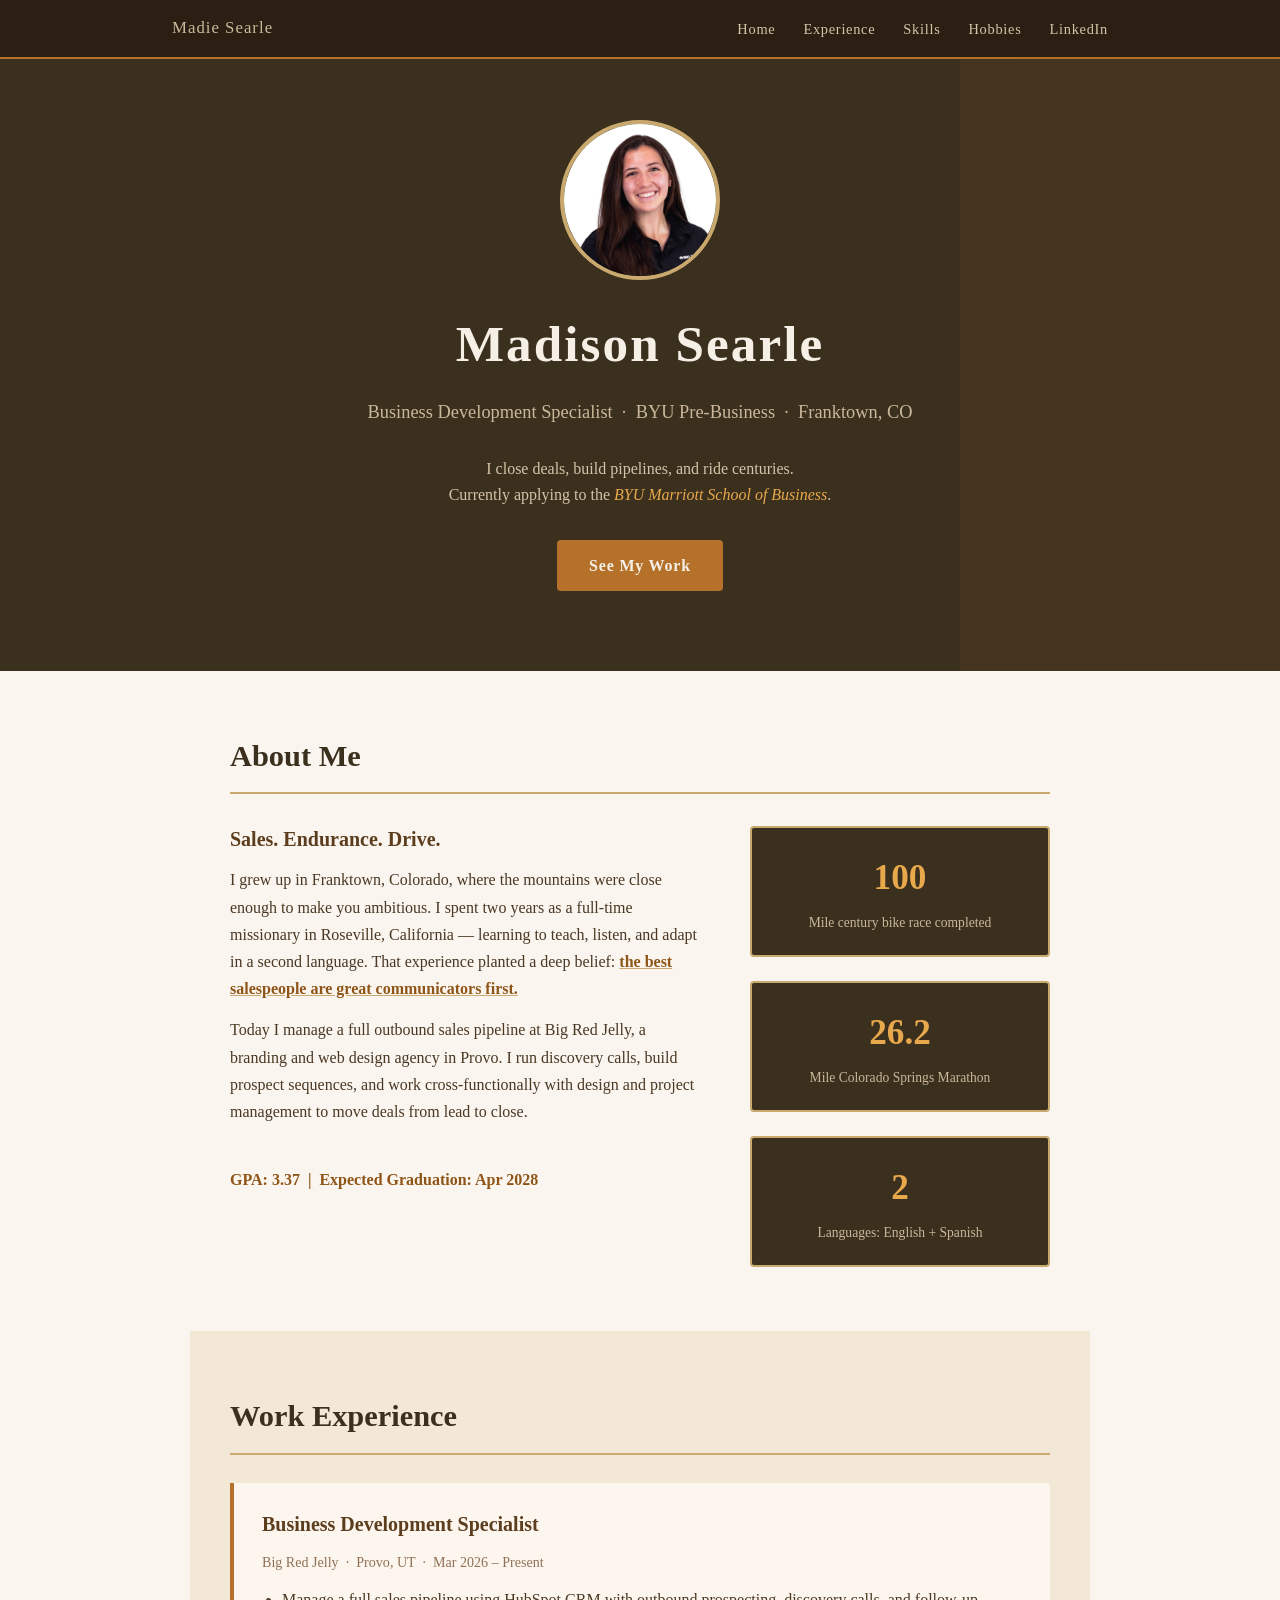
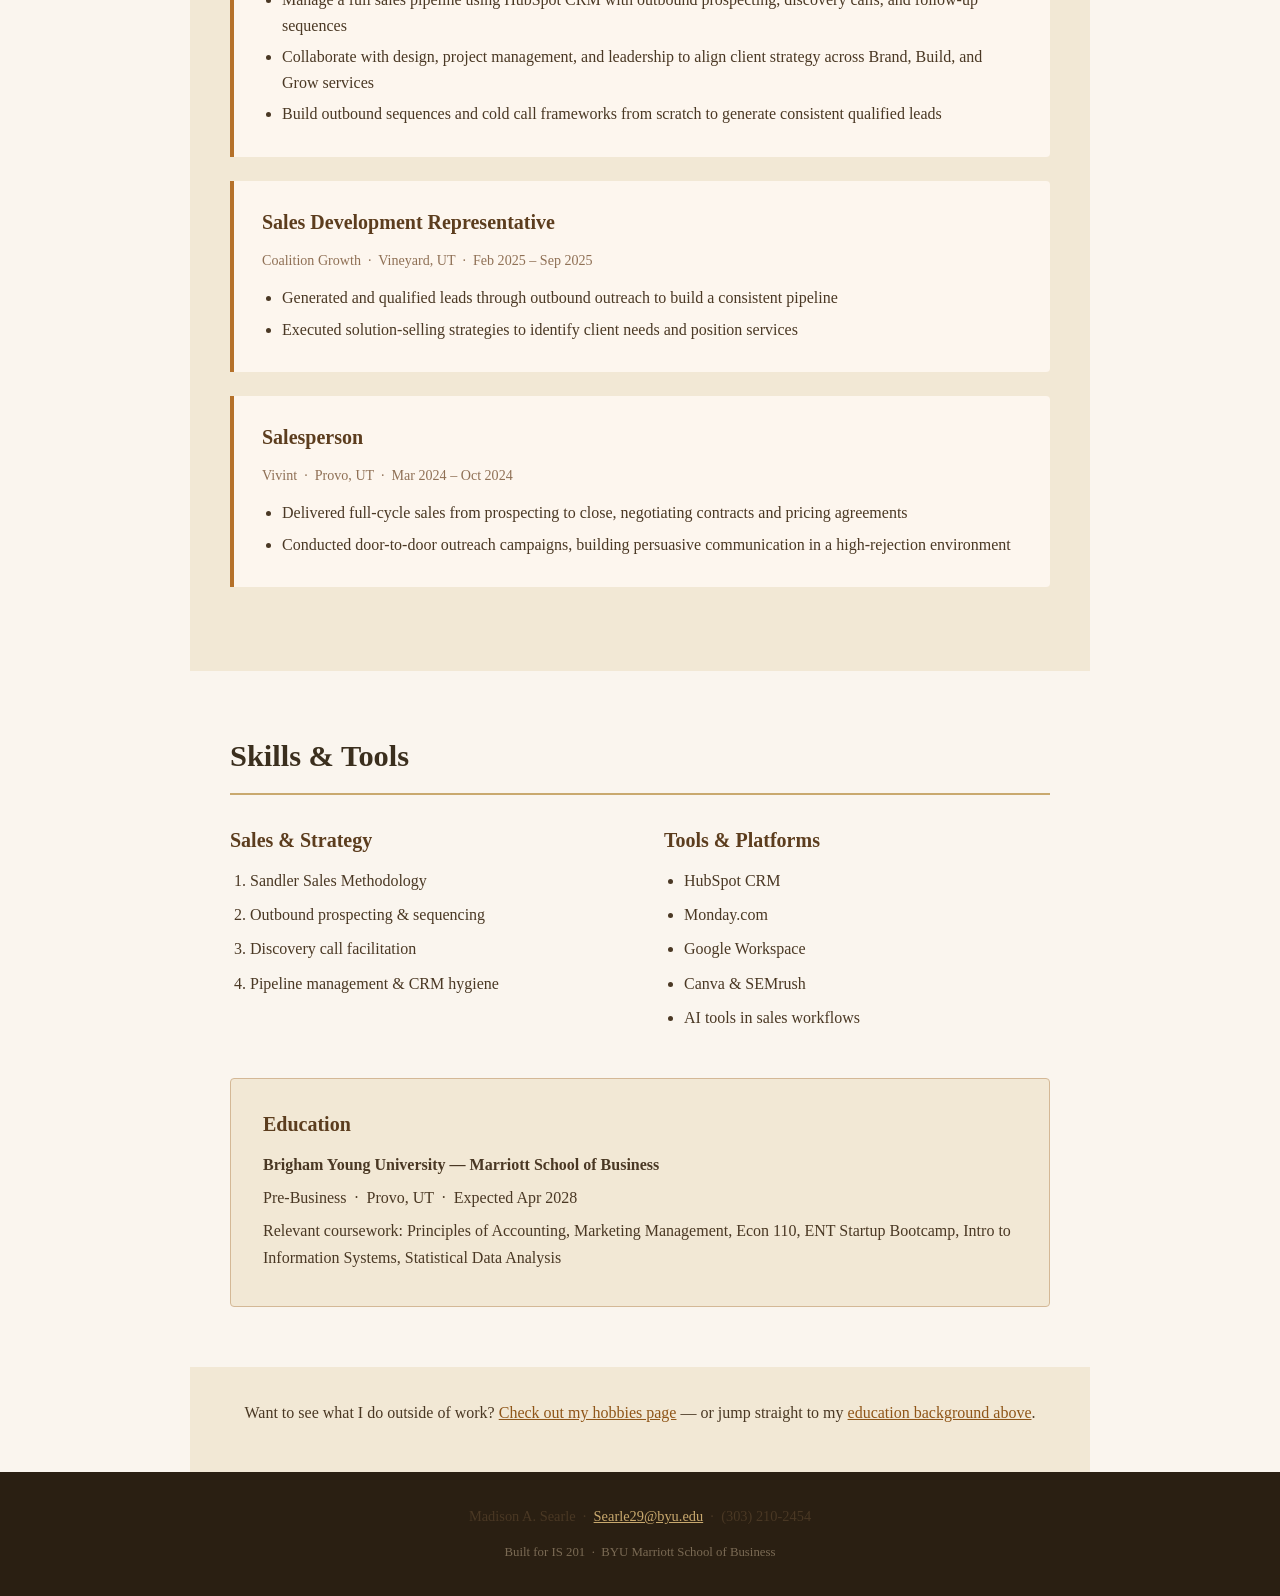
<file: index.html>
<!DOCTYPE html>
<html lang="en">
<head>
  <meta charset="UTF-8">
  <meta name="viewport" content="width=device-width, initial-scale=1.0">
  <title>Madison Searle — Portfolio</title>
  <link rel="stylesheet" href="styles.css">

  <!-- Internal style block (Chapter 24 requirement) -->
  <style>
    #hero {
      background-color: #3b2f1e;
      color: #f5efe6;
      padding: 120px 40px 80px;
      text-align: center;
      position: relative;
    }

    #hero h1 {
      font-size: 3.2rem;
      letter-spacing: 0.04em;
      margin-bottom: 10px;
      color: #f5efe6;
    }

    #hero .tagline {
      font-size: 1.15rem;
      color: #c9b89a;
      margin-bottom: 28px;
    }

    #hero .hero-cta {
      display: inline-block;
      background-color: #b5712a;
      color: #f5efe6;
      padding: 12px 32px;
      border-radius: 4px;
      text-decoration: none;
      font-weight: 600;
      letter-spacing: 0.05em;
      margin-top: 8px;
      transition: background-color 0.2s;
    }

    #hero .hero-cta:hover {
      background-color: #8f5518;
    }
  </style>
</head>
<body>

  <!-- ========== FIXED NAVIGATION ========== -->
  <nav id="main-nav">
    <div class="nav-inner">
      <span class="nav-logo">Madie Searle</span>
      <ul>
        <li><a href="index.html">Home</a></li>
        <li><a href="#experience">Experience</a></li>
        <li><a href="#skills">Skills</a></li>
        <li><a href="hobbies.html">Hobbies</a></li>
        <li><a href="https://www.linkedin.com/in/madie-searle-993b582a9" target="_blank">LinkedIn</a></li>
      </ul>
    </div>
  </nav>

  <!-- ========== HERO SECTION ========== -->
  <header id="hero">
    <!-- Absolute-positioned decorative accent -->
    <div class="hero-accent"></div>

    <div class="hero-content">
      <img
        src="Madie.png"
        alt="Madison Searle smiling in a Big Red Jelly polo"
        width="160"
        height="160"
        class="hero-photo"
      >
      <h1>Madison Searle</h1>
      <p class="tagline">Business Development Specialist &nbsp;·&nbsp; BYU Pre-Business &nbsp;·&nbsp; Franktown, CO</p>
      <p class="hero-sub">
        I close deals, build pipelines, and ride centuries.<br>
        Currently applying to the <span class="highlight-text">BYU Marriott School of Business</span>.
      </p>
      <a href="#experience" class="hero-cta">See My Work</a>
    </div>
  </header>

  <!-- ========== MAIN CONTENT ========== -->
  <main>

    <!-- ========== ABOUT SECTION ========== -->
    <!-- About: quick snapshot -->
    <section id="about" class="section section-light">
      <h2>About Me</h2>
      <div class="about-grid">
        <div class="about-text">
          <h3>Sales. Endurance. Drive.</h3>
          <p>
            I grew up in Franktown, Colorado, where the mountains were close enough to make you ambitious.
            I spent two years as a full-time missionary in Roseville, California — learning to teach, listen, and adapt in a second language.
            That experience planted a deep belief: <span class="emphasis">the best salespeople are great communicators first.</span>
          </p>
          <p>
            Today I manage a full outbound sales pipeline at Big Red Jelly, a branding and web design agency in Provo.
            I run discovery calls, build prospect sequences, and work cross-functionally with design and project management to move deals from lead to close.
          </p>
          <br>
          <p style="color: #8f5518; font-weight: 600;">GPA: 3.37 &nbsp;|&nbsp; Expected Graduation: Apr 2028</p>
        </div>
        <div class="about-stats">
          <div class="stat-card">
            <span class="stat-num">100</span>
            <span class="stat-label">Mile century bike race completed</span>
          </div>
          <div class="stat-card">
            <span class="stat-num">26.2</span>
            <span class="stat-label">Mile Colorado Springs Marathon</span>
          </div>
          <div class="stat-card">
            <span class="stat-num">2</span>
            <span class="stat-label">Languages: English + Spanish</span>
          </div>
        </div>
      </div>
    </section>

    <!-- ========== EXPERIENCE SECTION ========== -->
    <!-- Work experience pulled from resume -->
    <section id="experience" class="section section-warm">
      <h2>Work Experience</h2>

      <div class="job-card">
        <div class="job-header">
          <h3>Business Development Specialist</h3>
          <span class="job-meta">Big Red Jelly &nbsp;·&nbsp; Provo, UT &nbsp;·&nbsp; Mar 2026 – Present</span>
        </div>
        <ul>
          <li>Manage a full sales pipeline using HubSpot CRM with outbound prospecting, discovery calls, and follow-up sequences</li>
          <li>Collaborate with design, project management, and leadership to align client strategy across Brand, Build, and Grow services</li>
          <li>Build outbound sequences and cold call frameworks from scratch to generate consistent qualified leads</li>
        </ul>
      </div>

      <div class="job-card">
        <div class="job-header">
          <h3>Sales Development Representative</h3>
          <span class="job-meta">Coalition Growth &nbsp;·&nbsp; Vineyard, UT &nbsp;·&nbsp; Feb 2025 – Sep 2025</span>
        </div>
        <ul>
          <li>Generated and qualified leads through outbound outreach to build a consistent pipeline</li>
          <li>Executed solution-selling strategies to identify client needs and position services</li>
        </ul>
      </div>

      <div class="job-card">
        <div class="job-header">
          <h3>Salesperson</h3>
          <span class="job-meta">Vivint &nbsp;·&nbsp; Provo, UT &nbsp;·&nbsp; Mar 2024 – Oct 2024</span>
        </div>
        <ul>
          <li>Delivered full-cycle sales from prospecting to close, negotiating contracts and pricing agreements</li>
          <li>Conducted door-to-door outreach campaigns, building persuasive communication in a high-rejection environment</li>
        </ul>
      </div>
    </section>

    <!-- ========== SKILLS SECTION ========== -->
    <!-- Skills and tools -->
    <section id="skills" class="section section-light">
      <h2>Skills &amp; Tools</h2>
      <div class="skills-columns">
        <div>
          <h3>Sales &amp; Strategy</h3>
          <ol>
            <li>Sandler Sales Methodology</li>
            <li>Outbound prospecting &amp; sequencing</li>
            <li>Discovery call facilitation</li>
            <li>Pipeline management &amp; CRM hygiene</li>
          </ol>
        </div>
        <div>
          <h3>Tools &amp; Platforms</h3>
          <ul>
            <li>HubSpot CRM</li>
            <li>Monday.com</li>
            <li>Google Workspace</li>
            <li>Canva &amp; SEMrush</li>
            <li>AI tools in sales workflows</li>
          </ul>
        </div>
      </div>

      <!-- On-page anchor target -->
      <div id="education" class="education-block">
        <h3>Education</h3>
        <p><strong>Brigham Young University — Marriott School of Business</strong></p>
        <p>Pre-Business &nbsp;·&nbsp; Provo, UT &nbsp;·&nbsp; Expected Apr 2028</p>
        <p>Relevant coursework: Principles of Accounting, Marketing Management, Econ 110, ENT Startup Bootcamp, Intro to Information Systems, Statistical Data Analysis</p>
      </div>
    </section>

    <!-- ========== ANCHOR LINK DEMO ========== -->
    <section class="section section-warm anchor-section">
      <p>
        Want to see what I do outside of work?
        <a href="hobbies.html">Check out my hobbies page</a> — or jump straight to my
        <a href="#education">education background above</a>.
      </p>
    </section>

  </main>

  <!-- ========== FOOTER ========== -->
  <footer id="main-footer">
    <p>Madison A. Searle &nbsp;·&nbsp; <a href="mailto:searle29@byu.edu">Searle29@byu.edu</a> &nbsp;·&nbsp; (303) 210-2454</p>
    <p class="footer-small">Built for IS 201 &nbsp;·&nbsp; BYU Marriott School of Business</p>
  </footer>

</body>
</html>
</file>
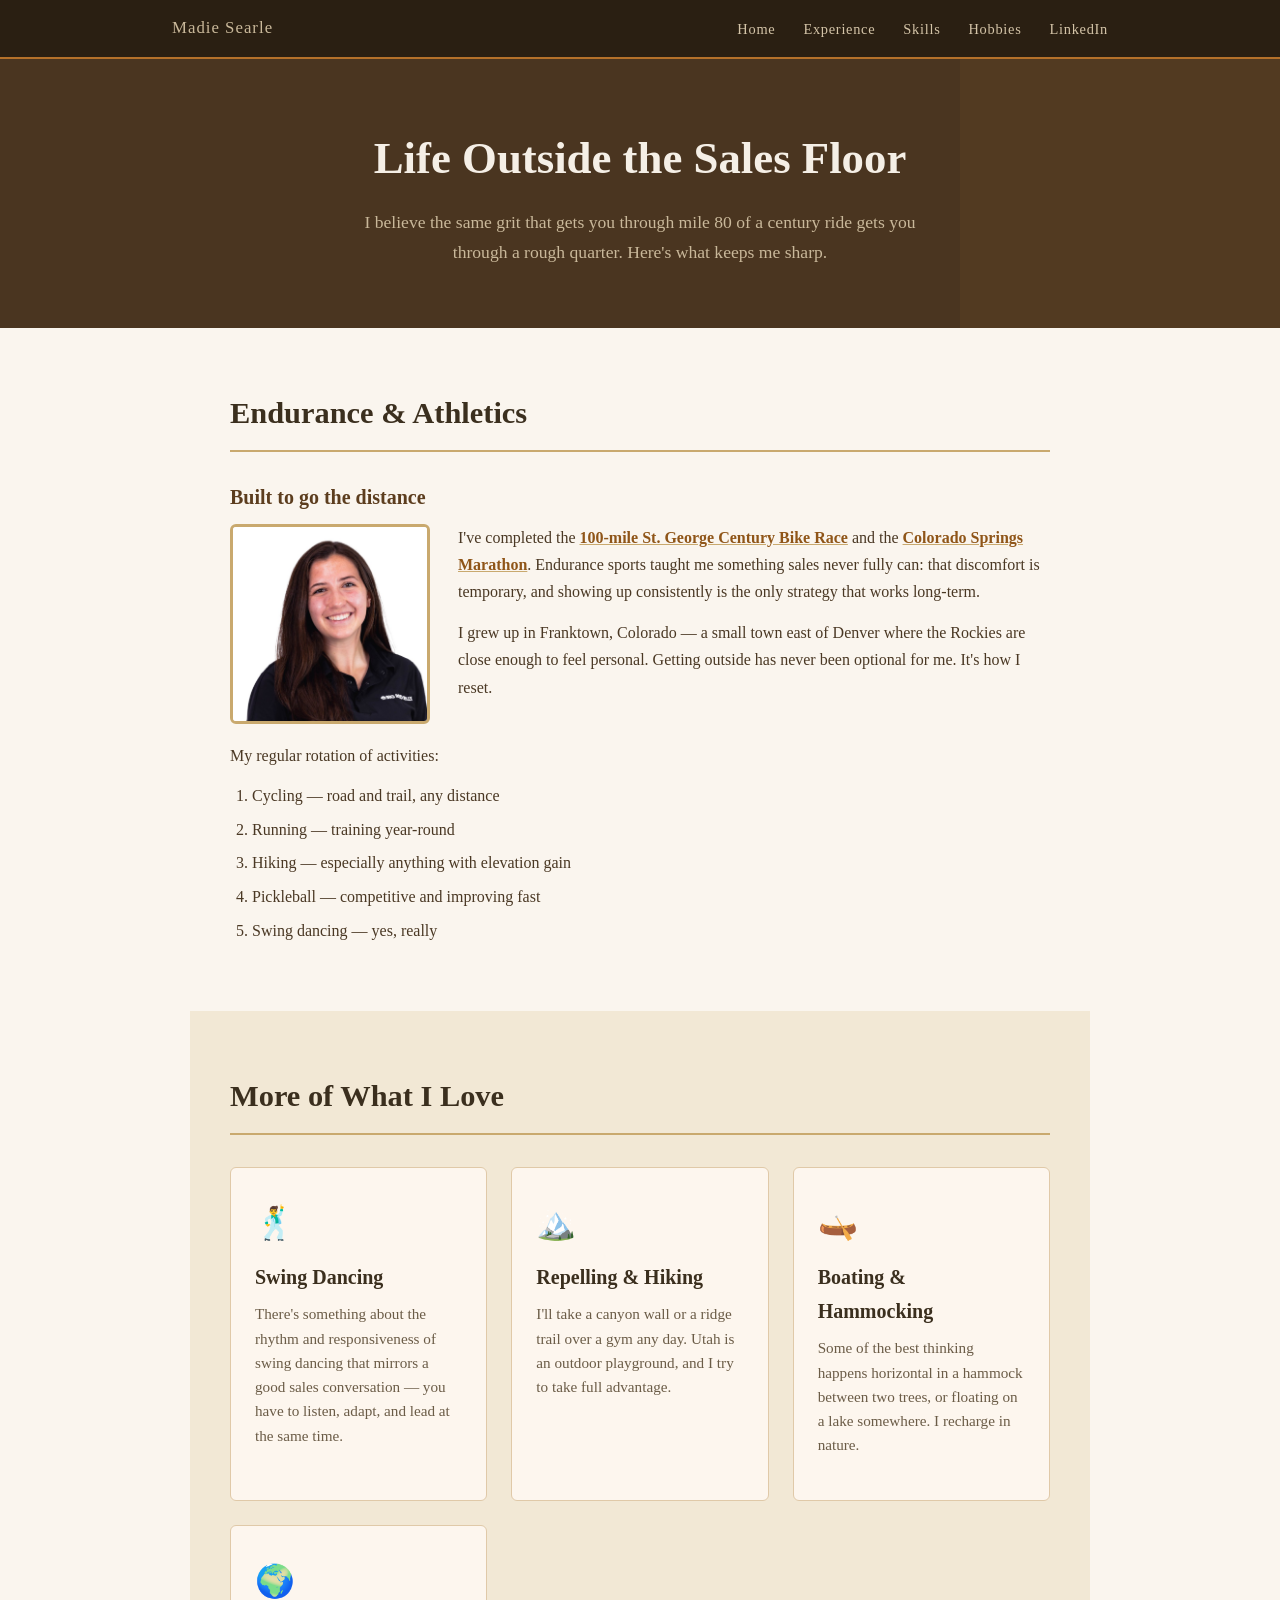
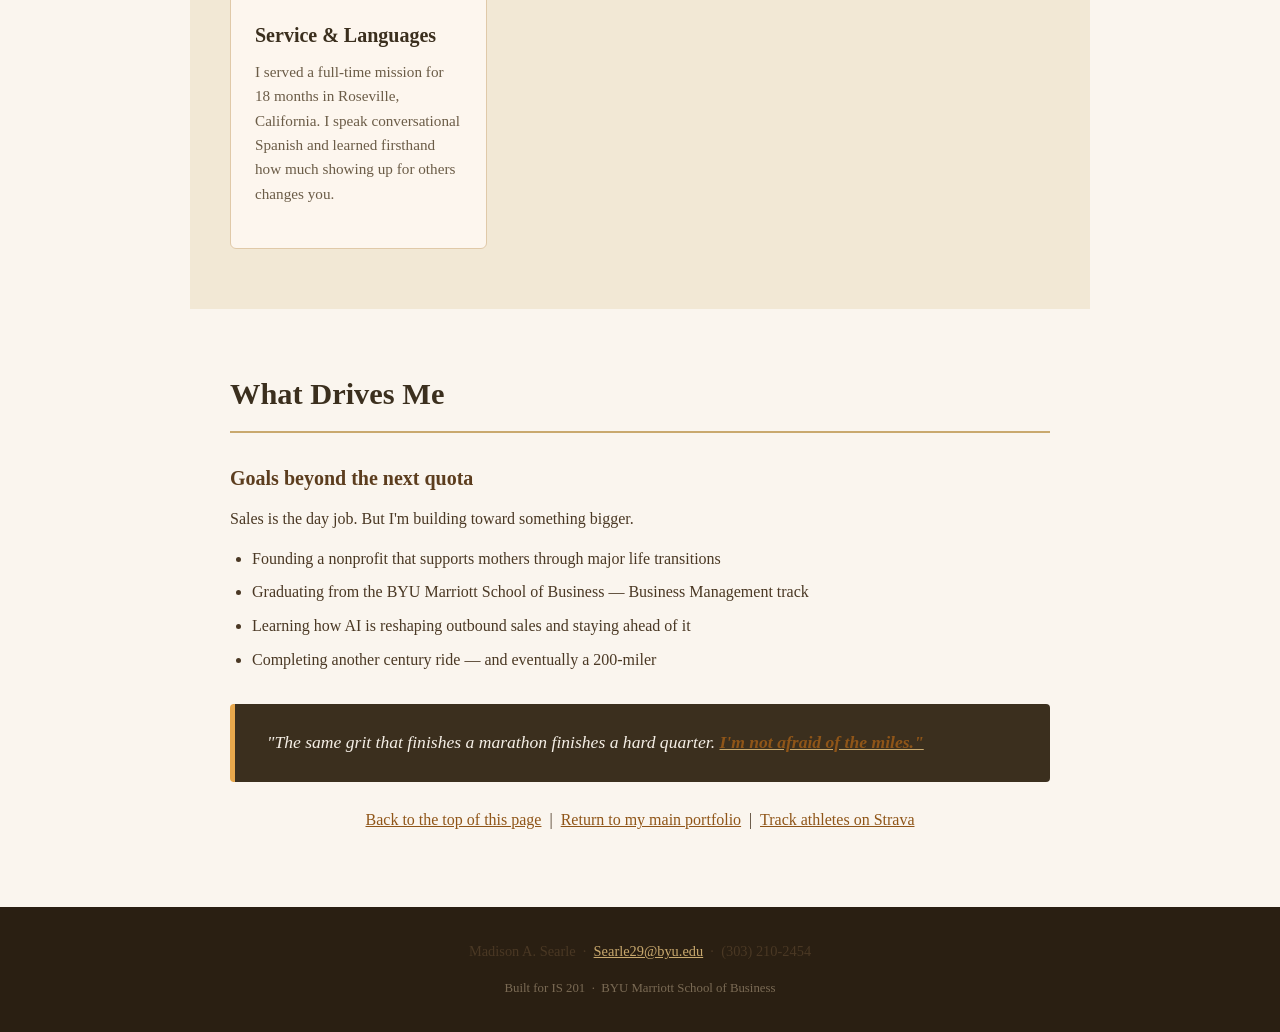
<file: hobbies.html>
<!DOCTYPE html>
<html lang="en">
<head>
  <meta charset="UTF-8">
  <meta name="viewport" content="width=device-width, initial-scale=1.0">
  <title>Madie Searle — Hobbies &amp; Life Outside Work</title>
  <link rel="stylesheet" href="styles.css">

  <!-- Internal style block on second page (Chapter 24 requirement) -->
  <style>
    #hobbies-hero {
      background-color: #4a3520;
      color: #f5efe6;
      padding: 120px 40px 60px;
      text-align: center;
      position: relative;
    }

    #hobbies-hero h1 {
      font-size: 2.8rem;
      color: #f5efe6;
      margin-bottom: 12px;
    }

    #hobbies-hero p {
      color: #c9b89a;
      font-size: 1.1rem;
      max-width: 580px;
      margin: 0 auto;
    }

    .hobby-grid {
      display: grid;
      grid-template-columns: repeat(auto-fit, minmax(240px, 1fr));
      gap: 24px;
      margin-top: 32px;
    }

    .hobby-card {
      background-color: #fdf6ee;
      border: 1px solid #e0c9a8;
      border-radius: 6px;
      padding: 28px 24px;
      position: relative;
    }

    .hobby-card h3 {
      color: #3b2f1e;
      margin-bottom: 8px;
    }

    .hobby-card p {
      color: #6b5c47;
      font-size: 0.95rem;
      line-height: 1.6;
    }

    .hobby-icon {
      font-size: 2rem;
      margin-bottom: 10px;
      display: block;
    }
  </style>
</head>
<body>

  <!-- ========== FIXED NAVIGATION ========== -->
  <nav id="main-nav">
    <div class="nav-inner">
      <span class="nav-logo">Madie Searle</span>
      <ul>
        <li><a href="index.html">Home</a></li>
        <li><a href="index.html#experience">Experience</a></li>
        <li><a href="index.html#skills">Skills</a></li>
        <li><a href="hobbies.html">Hobbies</a></li>
        <li><a href="https://www.linkedin.com/in/madie-searle-993b582a9" target="_blank">LinkedIn</a></li>
      </ul>
    </div>
  </nav>

  <!-- ========== HERO ========== -->
  <header id="hobbies-hero">
    <div class="hero-accent"></div>
    <h1>Life Outside the Sales Floor</h1>
    <p>
      I believe the same grit that gets you through mile 80 of a century ride gets you through a rough quarter.
      Here's what keeps me sharp.
    </p>
  </header>

  <!-- ========== MAIN CONTENT ========== -->
  <main>

    <!-- ========== ENDURANCE SECTION ========== -->
    <!-- Endurance sports: biggest part of her identity outside work -->
    <section id="endurance" class="section section-light">
      <h2>Endurance &amp; Athletics</h2>
      <h3>Built to go the distance</h3>

      <div class="floated-block">
        <!-- Floated image with text wrap -->
        <img
          src="Madie.png"
          alt="Madie Searle, endurance athlete and sales professional"
          width="200"
          height="200"
          class="floated-img"
        >
        <p>
          I've completed the <span class="emphasis">100-mile St. George Century Bike Race</span> and the
          <span class="emphasis">Colorado Springs Marathon</span>. Endurance sports taught me something sales never fully can:
          that discomfort is temporary, and showing up consistently is the only strategy that works long-term.
        </p>
        <p>
          I grew up in Franktown, Colorado — a small town east of Denver where the Rockies are close enough to feel personal.
          Getting outside has never been optional for me. It's how I reset.
        </p>
        <br>
        <p id="activities-anchor">My regular rotation of activities:</p>
      </div>

      <!-- Ordered list: ranked by how often she does them -->
      <ol class="styled-list">
        <li>Cycling — road and trail, any distance</li>
        <li>Running — training year-round</li>
        <li>Hiking — especially anything with elevation gain</li>
        <li>Pickleball — competitive and improving fast</li>
        <li>Swing dancing — yes, really</li>
      </ol>
    </section>

    <!-- ========== HOBBY CARDS ========== -->
    <!-- Additional hobbies in card format -->
    <section id="more-hobbies" class="section section-warm">
      <h2>More of What I Love</h2>

      <div class="hobby-grid">

        <div class="hobby-card" id="dancing-card">
          <span class="hobby-icon">🕺</span>
          <h3>Swing Dancing</h3>
          <p>
            There's something about the rhythm and responsiveness of swing dancing that mirrors a good sales conversation — 
            you have to listen, adapt, and lead at the same time.
          </p>
        </div>

        <div class="hobby-card">
          <span class="hobby-icon">🏔️</span>
          <h3>Repelling &amp; Hiking</h3>
          <p>
            I'll take a canyon wall or a ridge trail over a gym any day. Utah is an outdoor playground, and I try to take full advantage.
          </p>
        </div>

        <div class="hobby-card">
          <span class="hobby-icon">🛶</span>
          <h3>Boating &amp; Hammocking</h3>
          <p>
            Some of the best thinking happens horizontal in a hammock between two trees, or floating on a lake somewhere.
            I recharge in nature.
          </p>
        </div>

        <div class="hobby-card">
          <span class="hobby-icon">🌍</span>
          <h3>Service &amp; Languages</h3>
          <p>
            I served a full-time mission for 18 months in Roseville, California. I speak conversational Spanish and 
            learned firsthand how much showing up for others changes you.
          </p>
        </div>

      </div>
    </section>

    <!-- ========== VALUES SECTION ========== -->
    <!-- What drives her -->
    <section id="values" class="section section-light">
      <h2>What Drives Me</h2>
      <h3>Goals beyond the next quota</h3>

      <p>Sales is the day job. But I'm building toward something bigger.</p>

      <ul class="styled-list">
        <li>Founding a nonprofit that supports mothers through major life transitions</li>
        <li>Graduating from the BYU Marriott School of Business — Business Management track</li>
        <li>Learning how AI is reshaping outbound sales and staying ahead of it</li>
        <li>Completing another century ride — and eventually a 200-miler</li>
      </ul>

      <div class="callout-box" style="margin-top: 32px;">
        <p>
          "The same grit that finishes a marathon finishes a hard quarter.
          <span class="emphasis">I'm not afraid of the miles."</span>
        </p>
      </div>

      <!-- Anchor link back to top of page -->
      <p style="margin-top: 24px; text-align: center;">
        <a href="#endurance">Back to the top of this page</a> &nbsp;|&nbsp;
        <a href="index.html">Return to my main portfolio</a> &nbsp;|&nbsp;
        <a href="https://www.strava.com" target="_blank">Track athletes on Strava</a>
      </p>
    </section>

  </main>

  <!-- ========== FOOTER ========== -->
  <footer id="main-footer">
    <p>Madison A. Searle &nbsp;·&nbsp; <a href="mailto:searle29@byu.edu">Searle29@byu.edu</a> &nbsp;·&nbsp; (303) 210-2454</p>
    <p class="footer-small">Built for IS 201 &nbsp;·&nbsp; BYU Marriott School of Business</p>
  </footer>

</body>
</html>
</file>
<file: styles.css>
/* ============================================================
   styles.css — Madison Searle Personal Portfolio
   Warm earthy palette: deep walnut, clay, parchment, sage
   ============================================================ */

/* ── RESET & BASE ── */
* {
  box-sizing: border-box;
  margin: 0;
  padding: 0;
}

body {
  font-family: Georgia, 'Times New Roman', serif;
  background-color: #faf5ee;
  color: #3b2f1e;
  line-height: 1.7;
  font-size: 16px;
}

/* ── TYPOGRAPHY SCALE ── */
h1, h2, h3 {
  font-family: 'Palatino Linotype', Palatino, Georgia, serif;
  color: #3b2f1e;
}

h2 {
  font-size: 1.9rem;
  border-bottom: 2px solid #c9a96e;
  padding-bottom: 10px;
  margin-bottom: 28px;
}

h3 {
  font-size: 1.25rem;
  margin-bottom: 10px;
  color: #5c3d1e;
}

p {
  margin-bottom: 14px;
  color: #4a3824;
}

/* ── FIXED NAVIGATION ── */
/* Nav stays visible on scroll using position: fixed */
#main-nav {
  position: fixed;
  top: 0;
  left: 0;
  width: 100%;
  background-color: #2a1f12;
  z-index: 100;
  border-bottom: 2px solid #b5712a;
}

.nav-inner {
  max-width: 1000px;
  margin: 0 auto;
  padding: 14px 32px;
  display: flex;
  align-items: center;
  justify-content: space-between;
}

.nav-logo {
  color: #c9b89a;
  font-size: 1.05rem;
  font-family: 'Palatino Linotype', Palatino, Georgia, serif;
  letter-spacing: 0.06em;
}

#main-nav ul {
  list-style: none;
  display: flex;
  gap: 28px;
}

#main-nav ul li a {
  color: #d4c4a8;
  text-decoration: none;
  font-size: 0.9rem;
  letter-spacing: 0.05em;
  transition: color 0.2s;
}

/* ── LINK STATES (pseudo-classes required) ── */
#main-nav ul li a:hover {
  color: #e8a84c;
}

#main-nav ul li a:visited {
  color: #b8a88c;
}

a {
  color: #8f5518;
  text-decoration: underline;
}

a:hover {
  color: #b5712a;
  text-decoration: none;
}

a:visited {
  color: #7a4a30;
}

/* ── HERO PHOTO ── */
.hero-photo {
  border-radius: 50%;
  border: 4px solid #c9a96e;
  margin-bottom: 20px;
  display: block;
  margin-left: auto;
  margin-right: auto;
  object-fit: cover;
}

.hero-content {
  position: relative;
  z-index: 2;
  max-width: 700px;
  margin: 0 auto;
}

.hero-sub {
  color: #d4c4a8;
  font-size: 1rem;
  margin-bottom: 24px;
  line-height: 1.6;
}

/* ── HERO ACCENT: absolute positioned decorative element ── */
/* Uses position: absolute and z-index to sit behind content */
.hero-accent {
  position: absolute;
  top: 0;
  right: 0;
  width: 320px;
  height: 100%;
  background-color: rgba(181, 113, 42, 0.08);
  z-index: 1;
  pointer-events: none;
}

/* ── SECTIONS ── */
.section {
  max-width: 900px;
  margin: 0 auto;
  padding: 60px 40px;
}

/* Section background color variations */
.section-light {
  background-color: #faf5ee;
}

.section-warm {
  background-color: #f2e8d5;
}

/* ── ID SELECTOR: about grid ── */
/* Demonstrates #id selector in CSS */
#about .about-grid {
  display: grid;
  grid-template-columns: 1fr 300px;
  gap: 48px;
  align-items: start;
}

/* ── STAT CARDS ── */
.about-stats {
  display: flex;
  flex-direction: column;
  gap: 16px;
}

.stat-card {
  background-color: #3b2f1e;
  color: #f5efe6;
  padding: 20px 24px;
  border-radius: 4px;
  text-align: center;
  /* Box model: explicit margin, padding, and border all set */
  margin: 4px 0;
  border: 2px solid #c9a96e;
}

.stat-num {
  display: block;
  font-size: 2.2rem;
  font-family: 'Palatino Linotype', Palatino, Georgia, serif;
  color: #e8a84c;
  font-weight: bold;
}

.stat-label {
  font-size: 0.85rem;
  color: #c9b89a;
  line-height: 1.4;
}

/* ── JOB CARDS ── */
.job-card {
  background-color: #fdf6ee;
  border-left: 4px solid #b5712a;
  padding: 24px 28px;
  margin-bottom: 24px;
  border-radius: 0 4px 4px 0;
}

.job-header {
  margin-bottom: 12px;
}

.job-meta {
  font-size: 0.88rem;
  color: #8f7055;
  display: block;
  margin-top: 4px;
}

.job-card ul {
  padding-left: 20px;
  color: #4a3824;
}

.job-card ul li {
  margin-bottom: 6px;
  line-height: 1.6;
}

/* ── SKILLS SECTION ── */
.skills-columns {
  display: grid;
  grid-template-columns: 1fr 1fr;
  gap: 48px;
  margin-bottom: 40px;
}

/* ── LISTS ── */
/* Ordered and unordered lists styled intentionally */
ol.styled-list, ul.styled-list {
  padding-left: 22px;
  color: #4a3824;
}

ol.styled-list li, ul.styled-list li {
  margin-bottom: 8px;
  line-height: 1.6;
}

/* Skills lists in two-column layout */
.skills-columns ol, .skills-columns ul {
  padding-left: 20px;
  color: #4a3824;
}

.skills-columns li {
  margin-bottom: 7px;
}

/* ── EDUCATION BLOCK ── */
.education-block {
  background-color: #f2e8d5;
  border: 1px solid #d4b896;
  border-radius: 4px;
  padding: 28px 32px;
  margin-top: 32px;
}

.education-block p {
  margin-bottom: 6px;
}

/* ── ANCHOR SECTION ── */
.anchor-section {
  text-align: center;
  padding: 32px 40px;
}

/* ── FLOATED IMAGE (Chapter 25 requirement) ── */
.floated-block {
  overflow: hidden;
}

.floated-img {
  float: left;
  margin: 0 28px 16px 0;
  border-radius: 6px;
  border: 3px solid #c9a96e;
  object-fit: cover;
}

/* ── CALLOUT BOX ── */
.callout-box {
  background-color: #3b2f1e;
  color: #f5efe6;
  padding: 24px 32px;
  border-radius: 4px;
  border-left: 5px solid #e8a84c;
  font-style: italic;
  font-size: 1.1rem;
}

.callout-box p {
  color: #f5efe6;
  margin-bottom: 0;
}

/* ── CLASS SELECTORS ── */
/* .emphasis: inline highlight */
.emphasis {
  color: #8f5518;
  font-weight: bold;
  /* text-decoration applied to a non-link element */
  text-decoration: underline;
  text-decoration-color: #c9a96e;
}

/* .highlight-text: used in hero */
.highlight-text {
  color: #e8a84c;
  font-style: italic;
}

/* ── POSITION: RELATIVE demo ── */
/* The #dancing-card has a relative position for badge placement */
#dancing-card {
  position: relative;
}

/* ── FOOTER ── */
#main-footer {
  background-color: #2a1f12;
  color: #c9b89a;
  text-align: center;
  padding: 32px 40px;
  margin-top: 0;
  font-size: 0.9rem;
}

#main-footer a {
  color: #c9a96e;
}

#main-footer a:hover {
  color: #e8a84c;
}

.footer-small {
  font-size: 0.8rem;
  color: #7a6a54;
  margin-top: 6px;
  margin-bottom: 0;
}

/* ── RESPONSIVE: simple mobile stack ── */
@media (max-width: 700px) {
  #about .about-grid {
    grid-template-columns: 1fr;
  }

  .skills-columns {
    grid-template-columns: 1fr;
  }

  .section {
    padding: 48px 20px;
  }

  .nav-inner {
    flex-direction: column;
    gap: 10px;
  }

  #main-nav ul {
    gap: 14px;
    flex-wrap: wrap;
    justify-content: center;
  }
}
</file>
